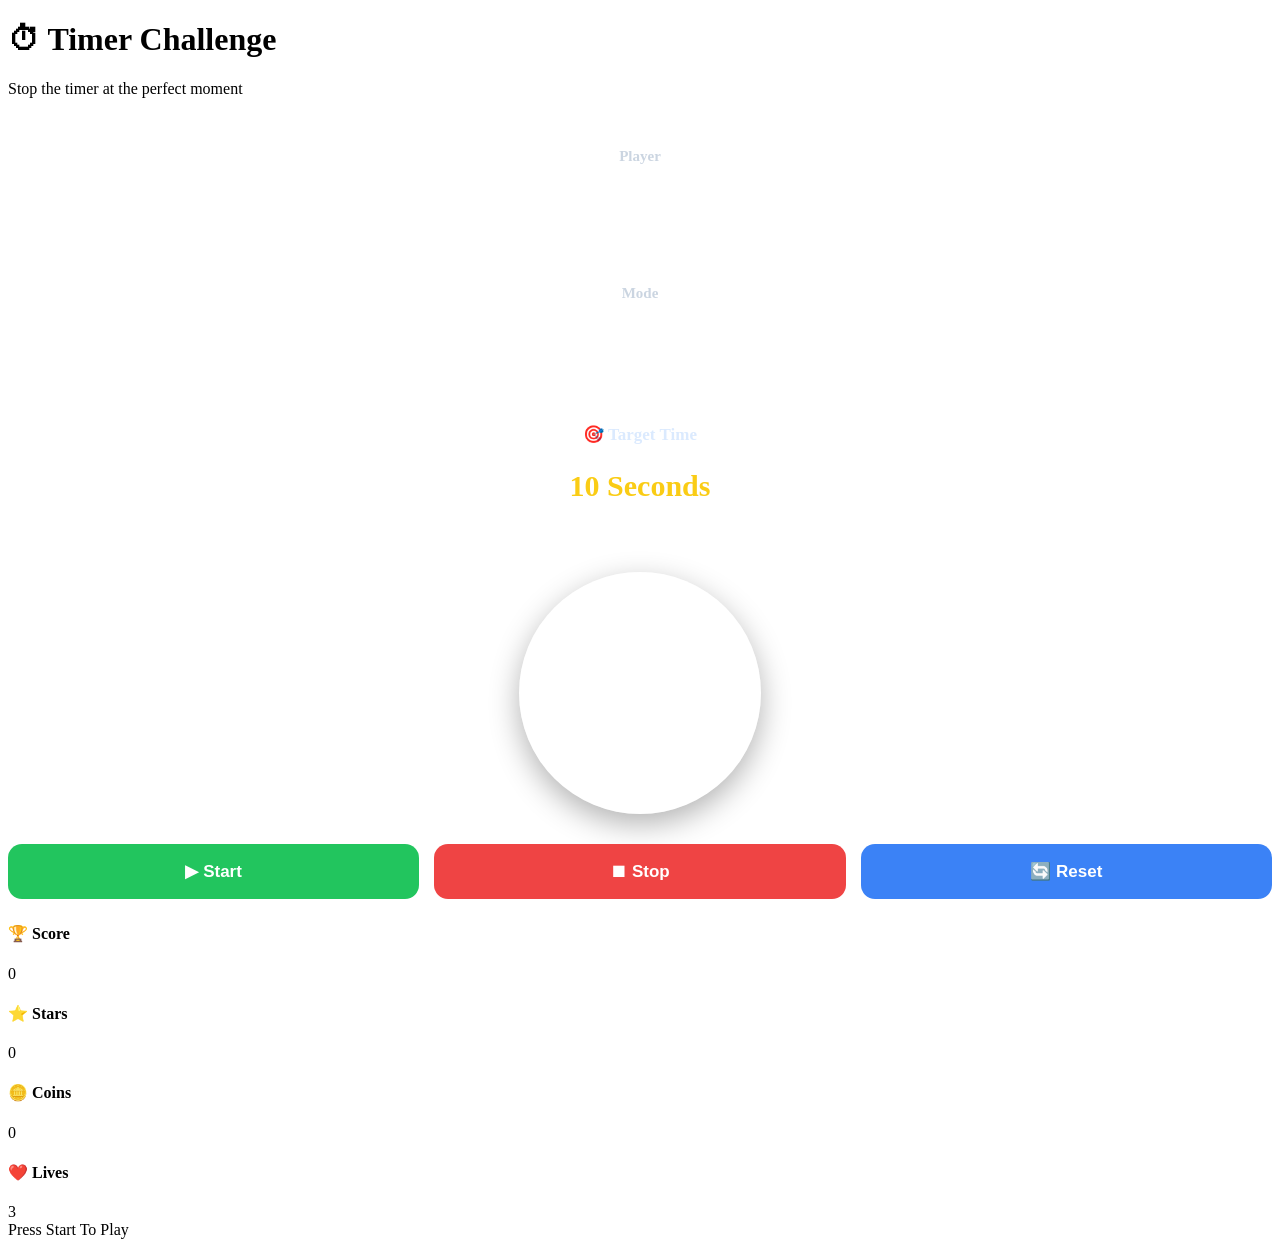
<file: index.html>
<!DOCTYPE html>
<html lang="en">

<head>

    <meta charset="UTF-8">

    <meta
        name="viewport"
        content="width=device-width, initial-scale=1.0">

    <title>Timer Challenge Game</title>

    <link
        rel="stylesheet"
        href="css/style.css">

</head>

<body>

<div class="background"></div>

<div class="game-container">

    <header>

        <h1>
            ⏱ Timer Challenge
        </h1>

        <p>
            Stop the timer at the perfect moment
        </p>

    </header>

    <section class="player-section">

        <div class="player-card">

            <h3>Player</h3>

            <h2 id="playerName">
                Guest
            </h2>

        </div>

        <div class="mode-card">

            <h3>Mode</h3>

            <h2 id="gameMode">
                Easy
            </h2>

        </div>

    </section>

    <section class="target-section">

        <h3>

            🎯 Target Time

        </h3>

        <h2 id="targetTime">

            10 Seconds

        </h2>

    </section>

    <section class="timer-section">

        <div
            id="timer">

            0.00

        </div>

    </section>

    <section class="button-section">

        <button
            id="startBtn">

            ▶ Start

        </button>

        <button
            id="stopBtn">

            ⏹ Stop

        </button>

        <button
            id="resetBtn">

            🔄 Reset

        </button>

    </section>

    <section class="progress-section">

        <div class="progress">

            <div
                id="progressBar">

            </div>

        </div>

    </section>

    <section class="status-section">

        <div class="status-box">

            <h4>🏆 Score</h4>

            <span id="score">

                0

            </span>

        </div>

        <div class="status-box">

            <h4>⭐ Stars</h4>

            <span id="stars">

                0

            </span>

        </div>

        <div class="status-box">

            <h4>🪙 Coins</h4>

            <span id="coins">

                0

            </span>

        </div>

        <div class="status-box">

            <h4>❤️ Lives</h4>

            <span id="lives">

                3

            </span>

        </div>

    </section>

    <section class="result-section">

        <div
            id="result">

            Press Start To Play

        </div>

    </section>

</div>

<script
    src="js/script.js">

</script>

</body>

</html>
</file>
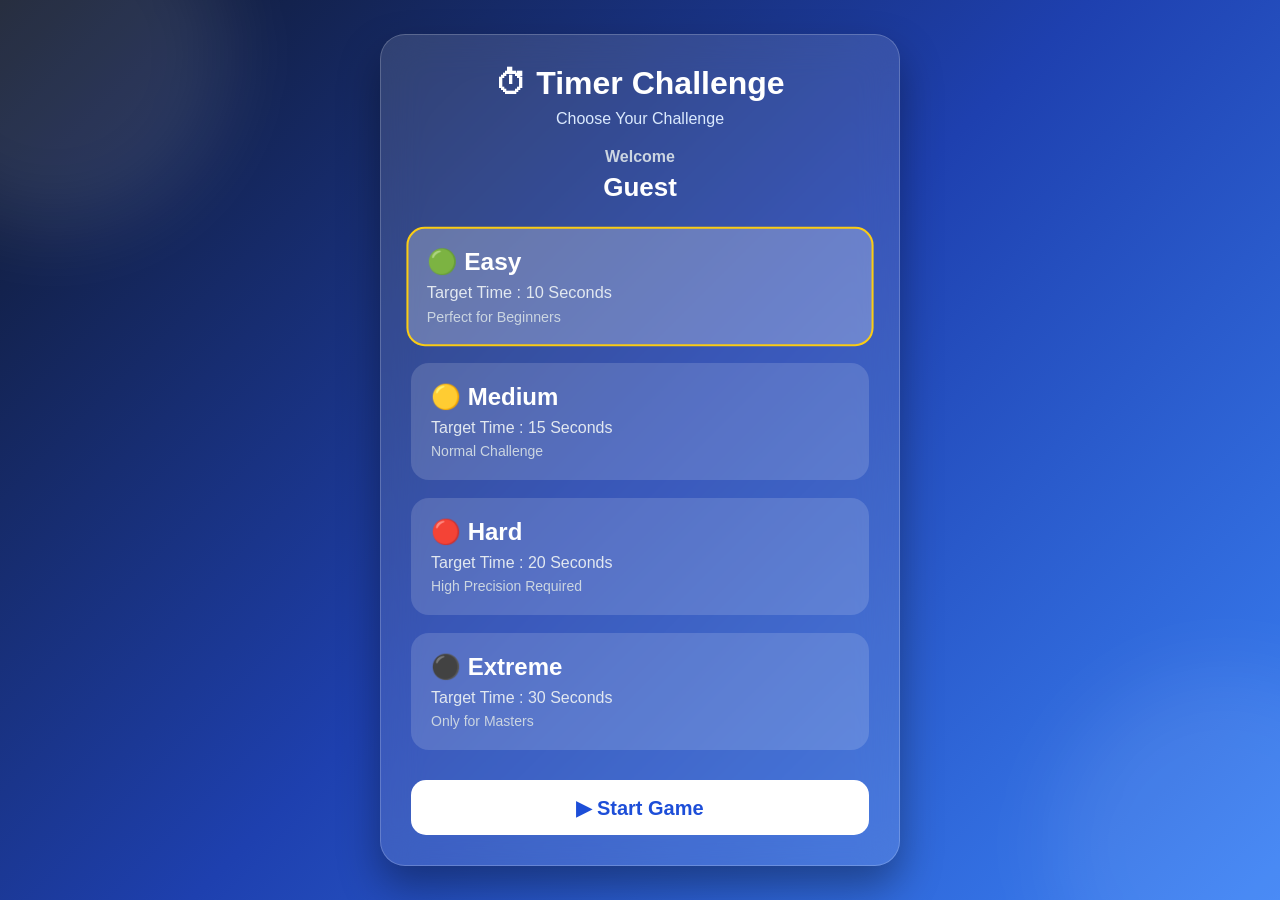
<file: challenge.html>
<!DOCTYPE html>
<html lang="en">

<head>

    <meta charset="UTF-8">

    <meta name="viewport"
        content="width=device-width, initial-scale=1.0">

    <title>Timer Challenge - Select Mode</title>

    <link rel="stylesheet" href="css/challenge.css">

</head>

<body>

    <div class="background"></div>

    <div class="challenge-container">

        <div class="header">

            <h1>⏱ Timer Challenge</h1>

            <p>Choose Your Challenge</p>

        </div>

        <div class="player-box">

            <h3>Welcome</h3>

            <h2 id="playerName">Player</h2>

        </div>

        <div class="mode-list">

            <label class="mode-card">

                <input
                    type="radio"
                    name="mode"
                    value="easy"
                    checked>

                <div class="mode-content">

                    <h2>🟢 Easy</h2>

                    <p>Target Time : 10 Seconds</p>

                    <span>Perfect for Beginners</span>

                </div>

            </label>

            <label class="mode-card">

                <input
                    type="radio"
                    name="mode"
                    value="medium">

                <div class="mode-content">

                    <h2>🟡 Medium</h2>

                    <p>Target Time : 15 Seconds</p>

                    <span>Normal Challenge</span>

                </div>

            </label>

            <label class="mode-card">

                <input
                    type="radio"
                    name="mode"
                    value="hard">

                <div class="mode-content">

                    <h2>🔴 Hard</h2>

                    <p>Target Time : 20 Seconds</p>

                    <span>High Precision Required</span>

                </div>

            </label>

            <label class="mode-card">

                <input
                    type="radio"
                    name="mode"
                    value="extreme">

                <div class="mode-content">

                    <h2>⚫ Extreme</h2>

                    <p>Target Time : 30 Seconds</p>

                    <span>Only for Masters</span>

                </div>

            </label>

        </div>

        <button
            id="startGameBtn">

            ▶ Start Game

        </button>

    </div>

    <script src="js/challenge.js"></script>

</body>

</html>
</file>
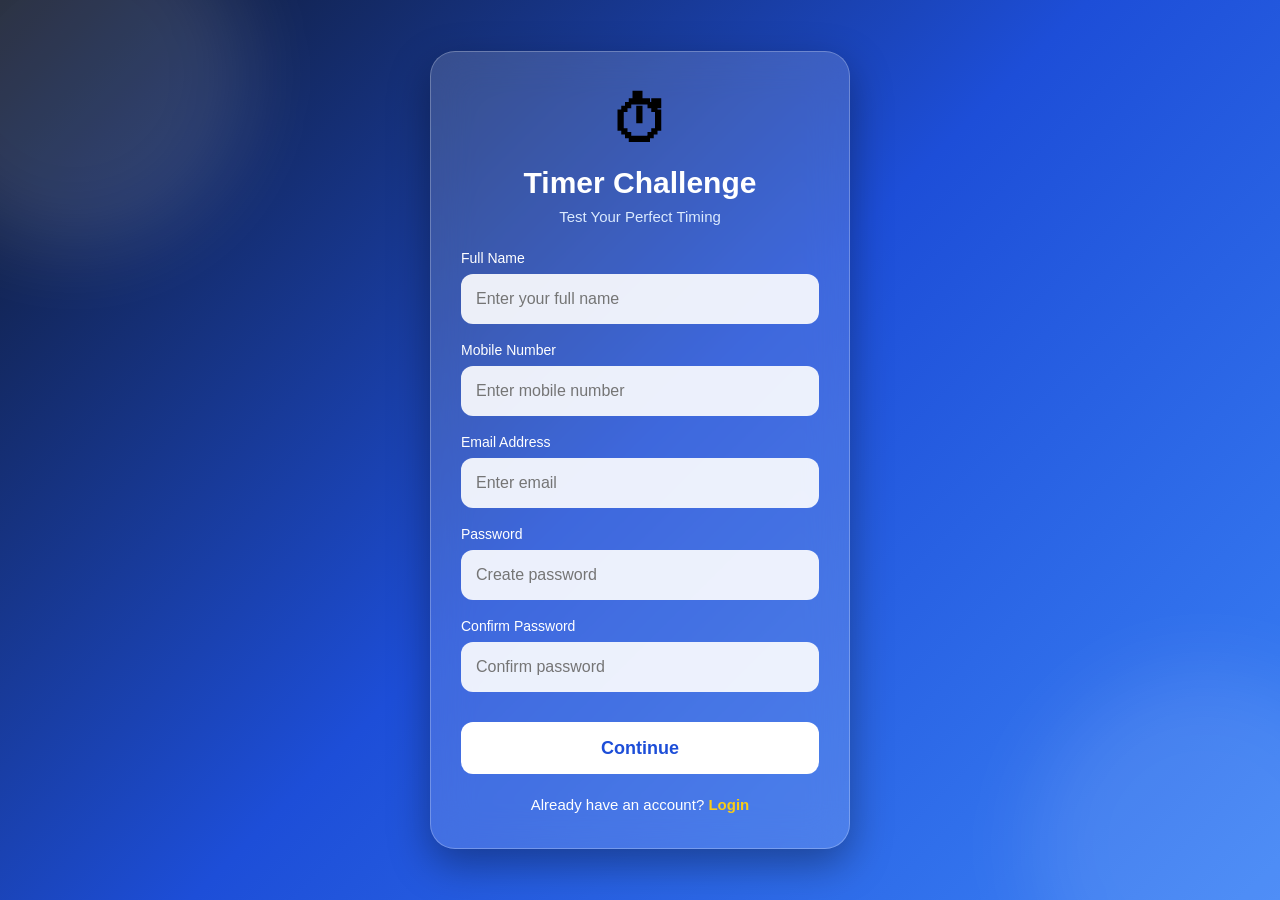
<file: login.html>
<!DOCTYPE html>
<html lang="en">

<head>

    <meta charset="UTF-8">

    <meta name="viewport"
        content="width=device-width, initial-scale=1.0">

    <title>Timer Challenge - Login</title>

    <link rel="stylesheet" href="css/login.css">

</head>

<body>

    <div class="background"></div>

    <div class="login-container">

        <div class="logo-box">

            <h1>⏱</h1>

            <h2>Timer Challenge</h2>

            <p>Test Your Perfect Timing</p>

        </div>

        <form id="loginForm">

            <div class="input-box">

                <label>Full Name</label>

                <input
                    type="text"
                    id="name"
                    placeholder="Enter your full name"
                    required>

            </div>

            <div class="input-box">

                <label>Mobile Number</label>

                <input
                    type="tel"
                    id="mobile"
                    placeholder="Enter mobile number"
                    maxlength="10"
                    required>

            </div>

            <div class="input-box">

                <label>Email Address</label>

                <input
                    type="email"
                    id="email"
                    placeholder="Enter email"
                    required>

            </div>

            <div class="input-box">

                <label>Password</label>

                <input
                    type="password"
                    id="password"
                    placeholder="Create password"
                    required>

            </div>

            <div class="input-box">

                <label>Confirm Password</label>

                <input
                    type="password"
                    id="confirmPassword"
                    placeholder="Confirm password"
                    required>

            </div>

            <button
                type="submit"
                class="login-btn">

                Continue

            </button>

        </form>

        <div class="bottom-text">

            <p>

                Already have an account?

                <a href="#">Login</a>

            </p>

        </div>

    </div>

    <script src="js/login.js"></script>

</body>

</html>
</file>
<file: css/style.css>
<!DOCTYPE html>
<html lang="en">

<head>

    <meta charset="UTF-8">

    <meta
        name="viewport"
        content="width=device-width, initial-scale=1.0">

    <title>Timer Challenge Game</title>

    <link
        rel="stylesheet"
        href="css/style.css">

</head>

<body>

<div class="background"></div>

<div class="game-container">

    <header>

        <h1>
            ⏱ Timer Challenge
        </h1>

        <p>
            Stop the timer at the perfect moment
        </p>

    </header>

    <section class="player-section">

        <div class="player-card">

            <h3>Player</h3>

            <h2 id="playerName">
                Guest
            </h2>

        </div>

        <div class="mode-card">

            <h3>Mode</h3>

            <h2 id="gameMode">
                Easy
            </h2>

        </div>

    </section>

    <section class="target-section">

        <h3>

            🎯 Target Time

        </h3>

        <h2 id="targetTime">

            10 Seconds

        </h2>

    </section>

    <section class="timer-section">

        <div
            id="timer">

            0.00

        </div>

    </section>

    <section class="button-section">

        <button
            id="startBtn">

            ▶ Start

        </button>

        <button
            id="stopBtn">

            ⏹ Stop

        </button>

        <button
            id="resetBtn">

            🔄 Reset

        </button>

    </section>

    <section class="progress-section">

        <div class="progress">

            <div
                id="progressBar">

            </div>

        </div>

    </section>

    <section class="status-section">

        <div class="status-box">

            <h4>🏆 Score</h4>

            <span id="score">

                0

            </span>

        </div>

        <div class="status-box">

            <h4>⭐ Stars</h4>

            <span id="stars">

                0

            </span>

        </div>

        <div class="status-box">

            <h4>🪙 Coins</h4>

            <span id="coins">

                0

            </span>

        </div>

        <div class="status-box">

            <h4>❤️ Lives</h4>

            <span id="lives">

                3

            </span>

        </div>

    </section>

    <section class="result-section">

        <div
            id="result">

            Press Start To Play

        </div>

    </section>

</div>

<script
    src="js/script.js">

</script>

</body>

</html>

/* =========================================
   PART 8B
   PLAYER - TARGET - TIMER - BUTTONS
========================================= */

.player-section{

    display:flex;

    gap:15px;

    margin-bottom:20px;

}

.player-card,
.mode-card{

    flex:1;

    background:rgba(255,255,255,.15);

    border-radius:18px;

    padding:18px;

    text-align:center;

    border:1px solid rgba(255,255,255,.18);

}

.player-card h3,
.mode-card h3{

    color:#cbd5e1;

    font-size:15px;

    margin-bottom:8px;

}

.player-card h2,
.mode-card h2{

    color:#ffffff;

    font-size:24px;

    font-weight:bold;

}

.target-section{

    margin-bottom:25px;

    text-align:center;

    background:rgba(255,255,255,.15);

    border-radius:18px;

    padding:18px;

    border:1px solid rgba(255,255,255,.18);

}

.target-section h3{

    color:#dbeafe;

    font-size:17px;

    margin-bottom:10px;

}

.target-section h2{

    color:#facc15;

    font-size:30px;

    font-weight:bold;

}

.timer-section{

    margin-bottom:30px;

    display:flex;

    justify-content:center;

    align-items:center;

}

#timer{

    width:230px;

    height:230px;

    border-radius:50%;

    background:rgba(255,255,255,.18);

    border:6px solid rgba(255,255,255,.25);

    display:flex;

    justify-content:center;

    align-items:center;

    color:#ffffff;

    font-size:56px;

    font-weight:bold;

    box-shadow:0 10px 30px rgba(0,0,0,.30);

}

.button-section{

    display:flex;

    gap:15px;

    margin-bottom:25px;

}

.button-section button{

    flex:1;

    height:55px;

    border:none;

    border-radius:14px;

    cursor:pointer;

    font-size:17px;

    font-weight:bold;

    transition:.3s;

}

#startBtn{

    background:#22c55e;

    color:#ffffff;

}

#startBtn:hover{

    background:#16a34a;

    transform:translateY(-2px);

}

#stopBtn{

    background:#ef4444;

    color:#ffffff;

}

#stopBtn:hover{

    background:#dc2626;

    transform:translateY(-2px);

}

#resetBtn{

    background:#3b82f6;

    color:#ffffff;

}

#resetBtn:hover{

    background:#2563eb;

    transform:translateY(-2px);

/* =========================================
   PART 8C
   PROGRESS - STATUS - RESULT
   ANIMATIONS - RESPONSIVE
========================================= */

.progress-section{

    margin-bottom:25px;

}

.progress{

    width:100%;

    height:12px;

    background:rgba(255,255,255,.15);

    border-radius:30px;

    overflow:hidden;

}

#progressBar{

    width:0%;

    height:100%;

    background:linear-gradient(
        90deg,
        #22c55e,
        #facc15
    );

    transition:width .1s linear;

}

.status-section{

    display:grid;

    grid-template-columns:repeat(2,1fr);

    gap:15px;

    margin-bottom:25px;

}

.status-box{

    background:rgba(255,255,255,.15);

    border:1px solid rgba(255,255,255,.20);

    border-radius:16px;

    padding:18px;

    text-align:center;

}

.status-box h4{

    color:#dbeafe;

    font-size:15px;

    margin-bottom:10px;

}

.status-box span{

    color:#ffffff;

    font-size:28px;

    font-weight:bold;

}

.result-section{

    text-align:center;

}

#result{

    background:rgba(255,255,255,.15);

    border:1px solid rgba(255,255,255,.20);

    border-radius:16px;

    padding:18px;

    color:#ffffff;

    font-size:20px;

    font-weight:bold;

    min-height:65px;

    display:flex;

    justify-content:center;

    align-items:center;

}

@keyframes fadeIn{

    from{

        opacity:0;

        transform:translateY(25px);

    }

    to{

        opacity:1;

        transform:translateY(0);

    }

}

@media(max-width:768px){

    .game-container{

        width:95%;

        padding:20px;

    }

    .player-section{

        flex-direction:column;

    }

    #timer{

        width:190px;

        height:190px;

        font-size:46px;

    }

    .button-section{

        flex-direction:column;

    }

    .status-section{

        grid-template-columns:1fr;

    }

}

@media(max-width:480px){

    header h1{

        font-size:28px;

    }

    header p{

        font-size:14px;

    }

    .target-section h2{

        font-size:24px;

    }

    #timer{

        width:160px;

        height:160px;

        font-size:38px;

    }

    .button-section button{

        height:50px;

        font-size:16px;

    }

    .status-box span{

        font-size:24px;

    }

    #result{

        font-size:17px;

    }

}
</file>
<file: css/challenge.css>
*{
    margin:0;
    padding:0;
    box-sizing:border-box;
    font-family:Arial, Helvetica, sans-serif;
}

body{
    width:100%;
    min-height:100vh;
    display:flex;
    justify-content:center;
    align-items:center;
    background:linear-gradient(135deg,#0f172a,#1d4ed8,#2563eb);
    overflow-x:hidden;
}

.background{
    position:fixed;
    top:0;
    left:0;
    width:100%;
    height:100%;
    background:linear-gradient(135deg,#0f172a,#1e40af,#3b82f6);
    z-index:-2;
}

.background::before{
    content:"";
    position:absolute;
    width:350px;
    height:350px;
    border-radius:50%;
    background:rgba(255,255,255,.10);
    top:-120px;
    left:-120px;
    filter:blur(40px);
}

.background::after{
    content:"";
    position:absolute;
    width:350px;
    height:350px;
    border-radius:50%;
    background:rgba(255,255,255,.08);
    bottom:-120px;
    right:-120px;
    filter:blur(40px);
}

.challenge-container{
    width:92%;
    max-width:520px;
    background:rgba(255,255,255,.12);
    backdrop-filter:blur(20px);
    border:1px solid rgba(255,255,255,.20);
    border-radius:25px;
    padding:30px;
    box-shadow:0 20px 40px rgba(0,0,0,.35);
    animation:fadeIn .8s ease;
}

.header{
    text-align:center;
    margin-bottom:20px;
}

.header h1{
    color:#ffffff;
    font-size:32px;
    margin-bottom:8px;
}

.header p{
    color:#dbeafe;
    font-size:16px;
}

.player-box{
    text-align:center;
    margin-bottom:25px;
}

.player-box h3{
    color:#cbd5e1;
    font-size:16px;
}

.player-box h2{
    color:#ffffff;
    font-size:26px;
    margin-top:6px;
}

.mode-list{
    display:flex;
    flex-direction:column;
    gap:18px;
}

.mode-card{
    display:block;
    cursor:pointer;
}

.mode-card input{
    display:none;
}

.mode-content{
    background:rgba(255,255,255,.15);
    border:2px solid transparent;
    border-radius:18px;
    padding:18px;
    transition:.3s;
}

.mode-content h2{
    color:#ffffff;
    margin-bottom:8px;
}

.mode-content p{
    color:#e2e8f0;
    margin-bottom:5px;
}

.mode-content span{
    color:#cbd5e1;
    font-size:14px;
}

.mode-card input:checked + .mode-content{
    border-color:#facc15;
    background:rgba(255,255,255,.25);
    transform:scale(1.02);
}

.mode-content:hover{
    transform:translateY(-3px);
    background:rgba(255,255,255,.20);
}

#startGameBtn{
    width:100%;
    height:55px;
    margin-top:30px;
    border:none;
    border-radius:15px;
    background:#ffffff;
    color:#1d4ed8;
    font-size:20px;
    font-weight:bold;
    cursor:pointer;
    transition:.3s;
}

#startGameBtn:hover{
    transform:translateY(-2px);
    background:#dbeafe;
}

@keyframes fadeIn{

    from{
        opacity:0;
        transform:translateY(25px);
    }

    to{
        opacity:1;
        transform:translateY(0);
    }

}

@media(max-width:480px){

    .challenge-container{
        padding:20px;
    }

    .header h1{
        font-size:26px;
    }

    .player-box h2{
        font-size:22px;
    }

    .mode-content h2{
        font-size:20px;
    }

    #startGameBtn{
        font-size:18px;
    }

}
</file>
<file: css/login.css>
*{
    margin:0;
    padding:0;
    box-sizing:border-box;
    font-family:Arial, Helvetica, sans-serif;
}

body{
    width:100%;
    height:100vh;
    display:flex;
    justify-content:center;
    align-items:center;
    background:linear-gradient(135deg,#0f172a,#1e3a8a,#2563eb);
    overflow:hidden;
}

.background{
    position:fixed;
    top:0;
    left:0;
    width:100%;
    height:100%;
    background:linear-gradient(135deg,#0f172a,#1d4ed8,#3b82f6);
    z-index:-2;
}

.background::before{
    content:"";
    position:absolute;
    width:350px;
    height:350px;
    background:rgba(255,255,255,.12);
    border-radius:50%;
    top:-100px;
    left:-100px;
    filter:blur(40px);
}

.background::after{
    content:"";
    position:absolute;
    width:350px;
    height:350px;
    background:rgba(255,255,255,.10);
    border-radius:50%;
    bottom:-120px;
    right:-100px;
    filter:blur(40px);
}

.login-container{
    width:90%;
    max-width:420px;
    background:rgba(255,255,255,.15);
    border:1px solid rgba(255,255,255,.25);
    backdrop-filter:blur(20px);
    border-radius:25px;
    padding:35px 30px;
    box-shadow:0 15px 40px rgba(0,0,0,.35);
    animation:fadeIn .8s ease;
}

.logo-box{
    text-align:center;
    margin-bottom:25px;
}

.logo-box h1{
    font-size:60px;
}

.logo-box h2{
    color:#fff;
    margin-top:10px;
    font-size:30px;
    font-weight:bold;
}

.logo-box p{
    color:#dbeafe;
    margin-top:8px;
    font-size:15px;
}

.input-box{
    margin-top:18px;
}

.input-box label{
    display:block;
    color:#fff;
    margin-bottom:8px;
    font-size:14px;
}

.input-box input{
    width:100%;
    height:50px;
    border:none;
    outline:none;
    border-radius:12px;
    padding:0 15px;
    font-size:16px;
    background:rgba(255,255,255,.9);
    transition:.3s;
}

.input-box input:focus{
    transform:scale(1.02);
    box-shadow:0 0 12px rgba(255,255,255,.45);
}

.login-btn{
    width:100%;
    height:52px;
    margin-top:30px;
    border:none;
    border-radius:12px;
    font-size:18px;
    font-weight:bold;
    cursor:pointer;
    background:#ffffff;
    color:#1d4ed8;
    transition:.3s;
}

.login-btn:hover{
    transform:translateY(-2px);
    background:#dbeafe;
}

.bottom-text{
    margin-top:22px;
    text-align:center;
}

.bottom-text p{
    color:#fff;
    font-size:15px;
}

.bottom-text a{
    color:#facc15;
    text-decoration:none;
    font-weight:bold;
}

.bottom-text a:hover{
    text-decoration:underline;
}

@keyframes fadeIn{

    from{
        opacity:0;
        transform:translateY(30px);
    }

    to{
        opacity:1;
        transform:translateY(0);
    }

}

@media(max-width:480px){

    .login-container{
        padding:25px 20px;
    }

    .logo-box h1{
        font-size:50px;
    }

    .logo-box h2{
        font-size:25px;
    }

    .login-btn{
        font-size:17px;
    }

}
</file>
